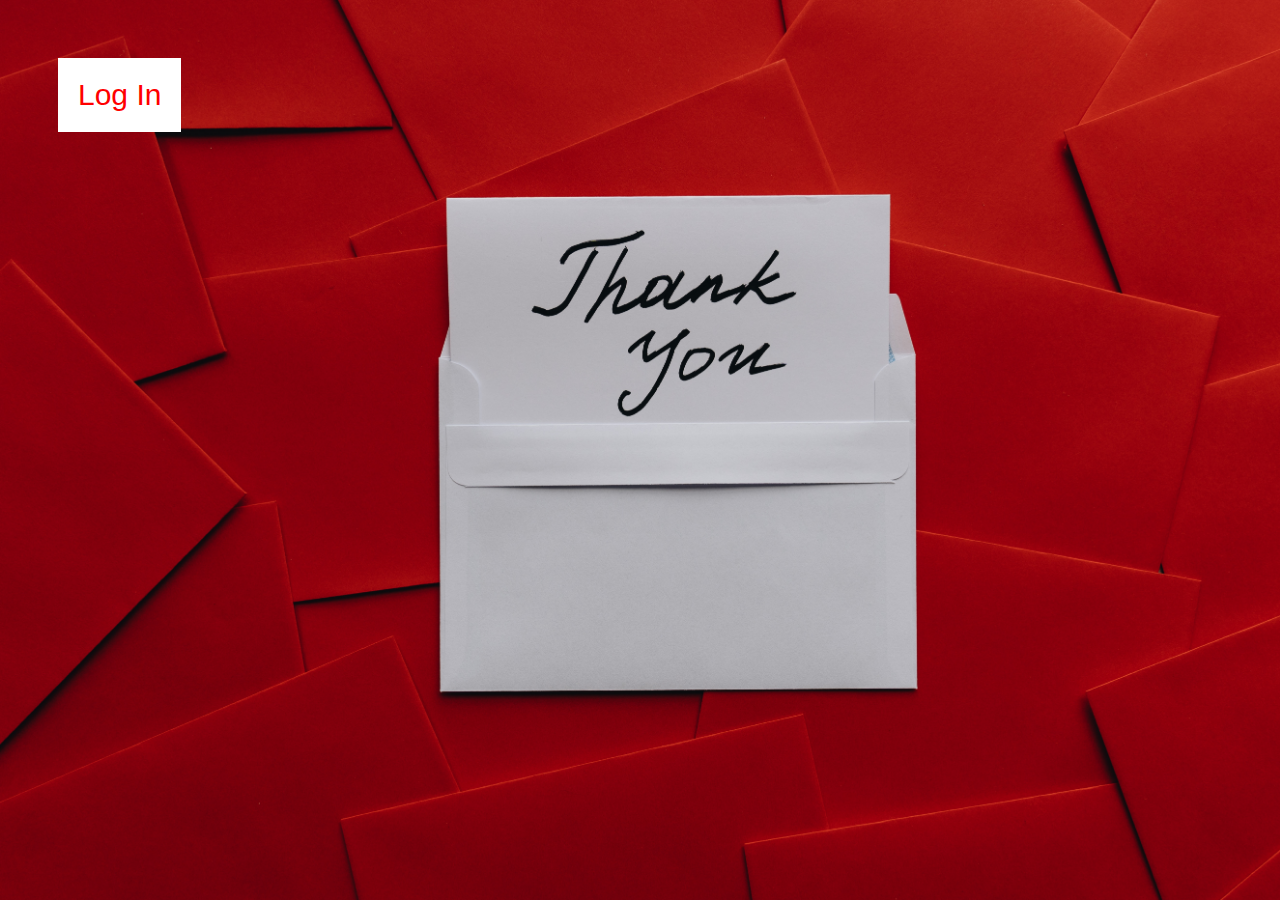
<file: register.html>
<!DOCTYPE html>
<html lang="en">
<head>
    <meta charset="UTF-8">
    <meta http-equiv="X-UA-Compatible" content="IE=edge">
    <meta name="viewport" content="width=device-width, initial-scale=1.0">
    <title>Register Here</title>
    <link rel="stylesheet" href="style.css">
    <style>

body{
  background-image: url('thankyou.jpg');
  width: 100%;
  height: 100%;
  background-size: cover;
  position: fixed;
  background-repeat: no-repeat;
}
a{
  text-decoration: none;
  color: red;
  font-size: 30px;
  background-color: white;
  padding: 20px;
  margin: 50px;
  position: absolute;
}
a:hover{
  box-shadow: rgba(0, 0, 0, 0.25) 0px 54px 55px, rgba(0, 0, 0, 0.12) 0px -12px 30px, rgba(0, 0, 0, 0.12) 0px 4px 6px, rgba(0, 0, 0, 0.17) 0px 12px 13px, rgba(0, 0, 0, 0.09) 0px -3px 5px;
}
    </style>
</head>
<body>
  <a href="index.html">Log In</a>
<script>
  alert("Registration Successful!");
  alert("Thank You!");
</script>
</body>
</html>
</file>
<file: style.css>
body
{
  font-family:'Segoe UI', Tahoma, Geneva, Verdana, sans-serif;
}
/* navbar */
.navbar-inverse .navbar-brand{
    color: white;
    font-size: 42px;
    letter-spacing: 1px;
    padding: 30px;
    font-weight: bolder;
}

.navbar-inverse .navbar-nav>li>a{
    color: rgb(255, 255, 255);
    font-size: 19px;
    padding: 30px;
}
.navbar-inverse .navbar-nav>li>a:hover{
    text-decoration: overline;
    color: rgb(253, 92, 92);
}

.navbar-inverse .navbar-toggle{
    border: none;
}
.fa-bars:before {
    content: "\f0c9";
    color: white;
    font-size: 25px;
}
.test{
    font-size: 60px;
}
.navbar{
    position: fixed;
    width: 100%;
    z-index: 10000000;
    top: 0px;
}

@media  screen and (max-width:550px) {
    .navbar-inverse .navbar-nav>li>a{
        padding: 10px;
    }
    .navbar-inverse .navbar-brand{
        padding: 15px;
    }
    .main{
        margin: 26% auto !important;
        width: 350px !important;
    }
}


.main{
    overflow: hidden;
    width: 380px;
    background-color: rgb(255, 255, 255);
    height: 400px;
    position: relative;
    margin: 10% auto;
    padding: 5px;
    border-radius: 30px;
    box-shadow: rgba(0, 0, 0, 0.4) 0px 2px 4px, rgba(0, 0, 0, 0.3) 0px 7px 13px -3px, rgba(0, 0, 0, 0.2) 0px -3px 0px inset;
}
form{
    margin-top: -70px;
}
.button-box{
  width: 220px;
  margin: 35px auto;
  position: relative;
  box-shadow: rgba(50, 50, 93, 0.25) 0px 30px 60px -12px inset, rgba(0, 0, 0, 0.3) 0px 18px 36px -18px inset;
  border-radius: 30px;
}
.toggle{
    cursor: pointer;
    padding: 10px 30px;
    position: relative;
    background: transparent;
    outline: none;
    border: 0;
}
#btn{
    top: 0;
    left: 0;
    position: absolute;
    width: 110px;
    height: 100%;
    background: linear-gradient(to right, rgb(250, 165, 125),rgb(233, 68, 68));
    border-radius: 30px;
    transition: .5s;
}

.input{
    top: 180px;
    position: absolute;
    width: 280px;
    transition: .5s;
}
#input,#pass,#con_pass,#source_name,#distri_loc,#don_loc,#need_loc,#source,#job,#userid,#mobile,#otp,#source_addre,#need_addre{
    color: rgb(29, 14, 4);
    width: 100%;
    padding: 10px 0;
    margin: 5px 0;
    border-top: 0;
    border-left: 0;
    border-right: 0;
    border-bottom: 1px solid rgb(255, 0, 0);
    outline: none;
    background: transparent;
}
#submit,#signup{
    color: white;
    
    padding: 10px 30px;
    width: 85%;
    display: block;
    cursor: pointer;
    margin: auto;
    background: linear-gradient(to right, rgb(65, 2, 2),rgb(128, 0, 0));
    border: 0;
    outline: none;
    border-radius: 30px;
}
#regtr1,#regtr{
  width: 40%;
  margin: 10px;
  background: linear-gradient(to right, rgb(65, 2, 2),rgb(128, 0, 0));
  border: 0;
  outline: none;
  border-radius: 30px;
  color: white;
    
  padding: 10px 30px;
}
#submit:hover,#signup:hover{
    box-shadow: rgba(0, 0, 0, 0.17) 0px -23px 25px 0px inset, rgba(0, 0, 0, 0.15) 0px -36px 30px 0px inset, rgba(0, 0, 0, 0.1) 0px -79px 40px 0px inset, rgba(0, 0, 0, 0.06) 0px 2px 1px, rgba(0, 0, 0, 0.09) 0px 4px 2px, rgba(0, 0, 0, 0.09) 0px 8px 4px, rgba(0, 0, 0, 0.09) 0px 16px 8px, rgba(0, 0, 0, 0.09) 0px 32px 16px;
}
#check{
    margin: 30px 10px 30px 0;
    top: 10px;
}
span{
    color: rgb(7, 7, 7);
    font-size: 12px;
}
#login{
    left: 50px;
}
#register{
    left: 450px;
    overflow-y: scroll;
    height: 250px;
}
#register::-webkit-scrollbar{
   width: 10px;
}
#condition{
    font-size: 12px;
}


.main-content {
    margin: 4em auto 0;
    text-align: center;
    padding-bottom: 5%;
    background-color: rgba(0, 0, 0, 0.473);
    margin-top: -3%;
  }
  .main-content  h1{
    color: rgb(255, 255, 255);
    font-size: 50px;
    text-align: center !important;
    
    margin-top: 40px;
    margin-bottom: 20px;
  }/*
  svg {
    display: inline-block;
  }
  path, polygon, circle, rect {
    transition: fill 1s ease;
  }*/
  @media screen and (max-width:550px) {
    .scroll-bg{
      width: 101% !important;
    }
    .fixed-bg{
      width: 101% !important;
    }
    footer .social a{
      margin: 40px 10px !important;
    }
    footer{
      display: block !important;
      width: 101%;
    }
    footer .address{
      padding-bottom: 30px !important;
    }
    #about{
      padding: 10px !important;
    }
    .intro{
      padding: 30px 15px !important;
    }
    #current{
      padding: 10px 10px !important;
    }
    .scroll-bg button{
      font-size: 22px !important;
    }
    .scroll-bg{
      padding:  0px !important;
    }
    .main-content #head{
      margin-top: 10px !important;
    }
    .illustration .navbar{
      display: none;
    }
    .main-content {
      margin: 0 auto 0;
      padding-bottom: 10% !important;
      margin-top: -3% !important;
    }
    .window{
      height: 420px !important;
    }
    .illustration .concepts{
      height: 400px;
    }
    .illustration .concepts .title{
      font-size: 40px !important;
    }
    .illustration .concepts img{
      width: 40px !important;
      height: 40px !important;
    }
    .illustration .concepts .subhead{
      font-size: 20px !important;
    }
    .option-wrapper{
      text-align: center !important;
      width:100% !important;
      display: block !important;
      margin-left: -0px !important;
      margin-top: 15% !important;
      margin-bottom: 20% !important;
    }
    .option-wrapper .option{
      width: 94% !important;
    }
  }
  @media screen and (min-width:600px) and (max-width:950px) {
    .navbar-inverse .navbar-nav>li>a{
      padding: 18px !important;
    }
    footer .social a{
      margin: 40px 10px !important;
    }
    footer{
      margin-top: 0px !important;
    }
    .illustration .navbar ul li a{
      font-size: 26px !important;
    }
    .illustration .navbar ul li{
      padding: 20px 0px !important;
    }
    .option-wrapper{
      width: 700px !important;
      margin-left: -55px !important;
      letter-spacing: 0px;
    }
  }
  .window {
    position: relative;
    background: rgb(255, 255, 255);
    margin: 0 auto 2em;
    margin-left: -40px;
    display: inline-block;
    padding: 10px;
    width: 80%;
    height:520px;
  }
  .window:before {
    content: '';
    position: absolute;
    margin: auto;
    left: 0;
    right: 0;
    height: 18px;
    top: 100%;
    width: 112%;
    margin-left: -6%;
    background: #d47272;
  }
  .cat {
    position: absolute;
    z-index: 10;
    bottom: -5px;
    right: 5px;
  }
  .illustration {
    position: relative;
    display: flex;
    align-self: end;
    justify-content: space-around;
    margin: auto;
    overflow: hidden;
    max-height: 500px;
  }
  .illustration .concepts{
      padding:0px 20px;
      overflow-y: scroll;
  }
  .illustration .concepts .details{
      font-size: 18px;
      font-family:'Segoe UI', Tahoma, Geneva, Verdana, sans-serif;
  }
  .illustration .concepts .details .register ul li{
      text-align: left;
  }  .illustration .concepts .details .domain h3{
      color: gray;
      font-size: 22px;
  }
  .illustration .concepts .details .domain ol li,.illustration .concepts .details .prize ul li,.illustration .concepts .details .rule ul li{
      text-align: left;
  }
  .illustration .concepts .title{
      font-size: 50px;
      color: #f52525;
      font-weight: 400;
  }
  .illustration .navbar ul{
      list-style: none;
  }
  .illustration .navbar ul li{
      text-align: left;
      padding: 30px 0px;
  }
  .illustration .navbar{
    margin-left: 60px;
  }
  .illustration .navbar ul li a{
    text-decoration: none;
    text-align: left;
    margin-left: -60px;
    color: #f52525;
    font-size: 20px;
  }
  .illustration .navbar ul li a:hover{
      text-decoration: overline;
      opacity: 0.68;
  }
  .illustration .concepts .subhead{
      color: rgb(63, 63, 63);
      margin-top: -20px;
      font-size: 30px;
      font-family:Verdana, Geneva, Tahoma, sans-serif;
      font-weight: 100;
  }
.illustration .concepts img{
  width: 60px;
  height: 60px;
}
  .option-wrapper {
    display: flex;
    margin-top: 5%;
    background: rgb(255, 255, 255);
    border-radius: 4px;
    padding: 5px;
    font-size: 16px;
    font-weight: 900;
    line-height: 1.2;
  }
  .option-wrapper .option {
    transition: all 200ms ease;
    padding: 10px 10px 8px;
    width: 50%;
    border-radius: 4px;
    cursor: pointer;
    color: rgb(255, 32, 32);
  }
  .option-wrapper .option:hover{
      color: rgb(243, 132, 92);
  }
  .option-wrapper .option.active {
    background: rgb(255, 50, 50);
    color: rgb(255, 255, 255);
    pointer-events: none;
  }

  html {
    --scrollbarBG: #ffffff00;
    --thumbBG: #f52525;
  }
  body::-webkit-scrollbar,.illustration .concepts::-webkit-scrollbar {
    width: 5px;
  }
  body,.illustration .concepts {
    scrollbar-width: thin;
    scrollbar-color: var(--thumbBG) var(--scrollbarBG);
  }
  body::-webkit-scrollbar-track , .illustration .concepts::-webkit-scrollbar-track{
    background: var(--scrollbarBG);
  }
  body::-webkit-scrollbar-thumb,.illustration .concepts::-webkit-scrollbar-thumb {
    background-color: var(--thumbBG) ;
    border-radius: 6px;
    border: 3px solid var(--scrollbarBG);
  }
  ::selection{
      color: rgb(255, 255, 255);
      background-color: rgb(245, 58, 58);
  }
  #send_otp{
    background-color: #f52525;
    color: white;
    border: none;
    outline: none;
    border-radius: 20px;
    padding:2px  10px;
  }
  #send_otp:hover{
    background-color: red;
  }

  .intro{
    background-color: rgb(255, 255, 255);
    padding: 30px 50px;
    box-shadow: rgba(0, 0, 0, 0.25) 0px 54px 55px, rgba(0, 0, 0, 0.12) 0px -12px 30px, rgba(0, 0, 0, 0.12) 0px 4px 6px, rgba(0, 0, 0, 0.17) 0px 12px 13px, rgba(0, 0, 0, 0.09) 0px -3px 5px;
  }
  .intro .part{
    font-size: 18px;
    color: black;
  }
.intro h1{
  color: rgb(255, 0, 0);
  
}

  @import url('https://fonts.googleapis.com/css?family=Quicksand');

html,body {
  height: 100%;
}

.wrapper {
 /* height: 100%;
  font-family: 'Quicksand', sans-serif;*/
   line-height: 1.5;
  word-spacing: 4px;
  letter-spacing: 1px;
}

.fixed-bg {
  background-attachment: fixed;
  background-repeat: no-repeat;
  background-size: cover;
  background-position: center center;
  height: 100%; 
  width: 100%;
  display: table;
}
.illustration{
  text-align: left;
}


.scroll-bg {
  background-color: #0f0f0a;
  padding: 10px 70px;
  color: #676767;
}

/* first section */

.bg-1 {
  background-image: url('back.jpg');
}

/* third section */

.bg-2 {
  background-image: url('back2.jpg');
}

/* fifth section */

.bg-3 {
  background-image: url('back3.jpg');
}

.scroll-bg button{
  height: 80px;
  width: 90%;
  margin: 60px 20px;
  font-size: 30px;
  line-height: 80px;
  border-radius: 30px;
  border: none;
  outline: none;
  
}
.scroll-bg a{
  color: #f52525;
}
.scroll-bg button:hover{
  box-shadow: rgba(255, 0, 0, 0.56) 0px 22px 70px 4px;
}
#current h1{
  font-size: 45px;
}
#current{
  padding: 30px 90px;
  color: rgb(233, 233, 233);
  font-size: 20px;
  font-weight: 400;
  background-color: rgba(220, 20, 60, 0.637);
}

.scroll-bg #about b{
  color: #f52525;
}

footer{
  display: flex;
  justify-content: space-evenly;
  background-color: rgb(31, 31, 31);
  padding: 30px;
}
footer .address{
  font-size: 25px;
  color: white;
}
footer .suggest{
margin-top: 60px;
}
footer form input, footer form textarea{
  width: 250px;
  margin: 10px;
  background-color: white;
  padding: 10px;
  height: 40px;
  border: 1px solid rgb(255, 255, 255);
  outline: none;
}
footer form #send{
margin: 10px;
padding: 10px;
box-shadow: rgba(255, 0, 0, 0.17) 0px -23px 25px 0px inset, rgba(0, 0, 0, 0.15) 0px -36px 30px 0px inset, rgba(0, 0, 0, 0.1) 0px -79px 40px 0px inset, rgba(0, 0, 0, 0.06) 0px 2px 1px, rgba(0, 0, 0, 0.09) 0px 4px 2px, rgba(0, 0, 0, 0.09) 0px 8px 4px, rgba(0, 0, 0, 0.09) 0px 16px 8px, rgba(0, 0, 0, 0.09) 0px 32px 16px;
height: 40px;
border: none;
}
footer form #send:hover{
  box-shadow: rgba(255, 0, 0, 0.4) 0px 30px 90px;
}
footer textarea{
  outline: none;
  border: none;
}

footer .social a{
  color: #f52525;
  margin:40px 20px;
}
footer .social a:hover{
  color: red;
}

.goog-te-banner-frame{
  visibility: hidden !important;
}
.goog-te-gadget .goog-te-combo{
  margin: 4px 0;
    width: 150px !important;
    margin-top: 25px !important;
    height: 30px !important;
    outline: none !important;
    border: none !important;
}
</file>
